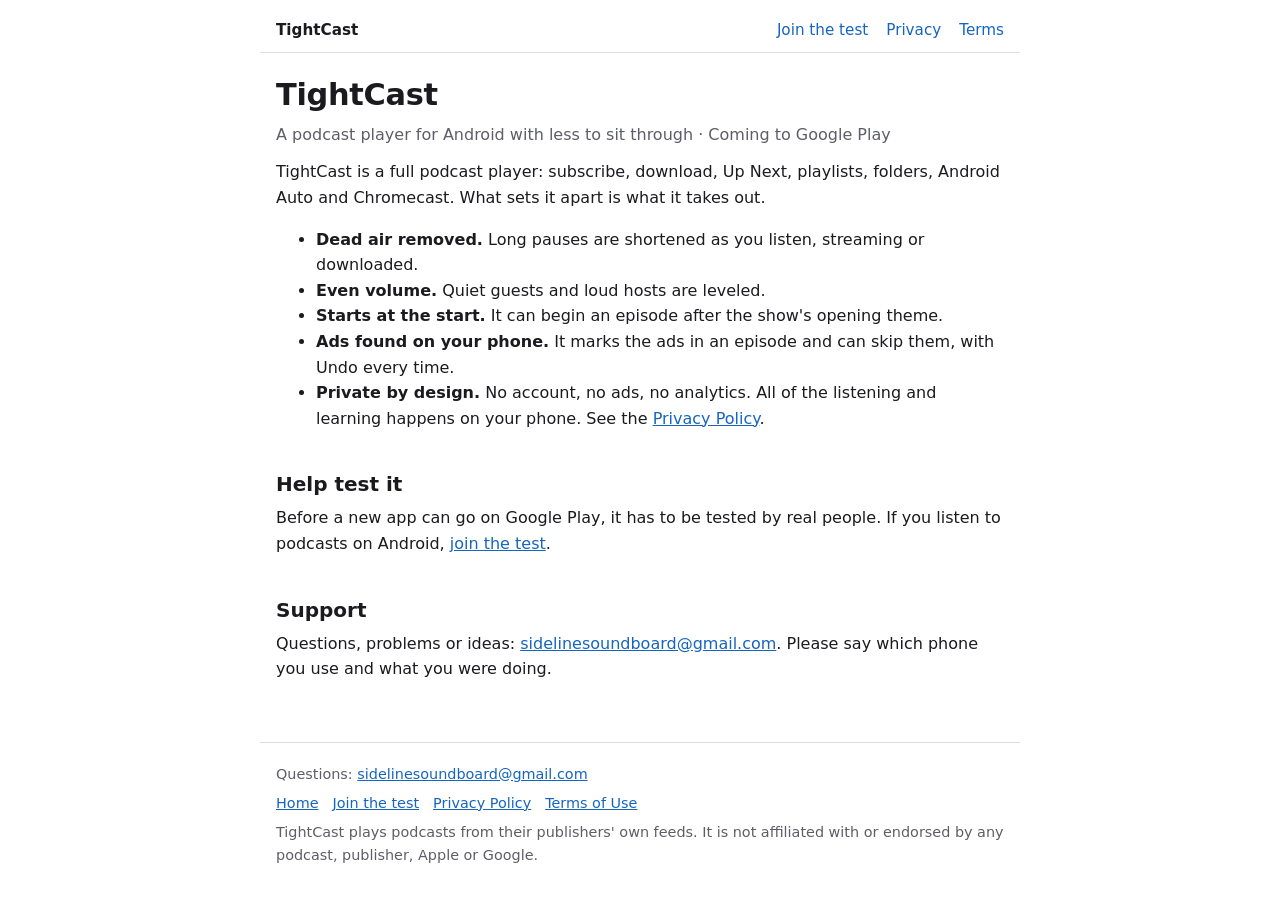
<file: index.html>
<!doctype html>
<html lang="en"><head><meta charset="utf-8"><meta name="viewport" content="width=device-width,initial-scale=1">
<title>TightCast – a podcast player with less to sit through</title>
<meta name="description" content="TightCast is an Android podcast player that shortens dead air, levels volume and finds ads on your phone. No accounts, no ads, no analytics.">
<link rel="canonical" href="https://frostcall.github.io/tightcast/">
<meta property="og:type" content="website">
<meta property="og:site_name" content="TightCast">
<meta property="og:title" content="TightCast – a podcast player with less to sit through">
<meta property="og:description" content="TightCast is an Android podcast player that shortens dead air, levels volume and finds ads on your phone. No accounts, no ads, no analytics.">
<meta property="og:url" content="https://frostcall.github.io/tightcast/">
<link rel="stylesheet" href="style.css"></head>
<body>
<nav class="site-nav" aria-label="Site">
  <a class="brand" href="./">TightCast</a>
  <a href="testers">Join the test</a>
  <a href="privacy">Privacy</a>
  <a href="terms">Terms</a>
</nav>
<main>
<h1>TightCast</h1>
<p class="muted">A podcast player for Android with less to sit through · Coming to Google Play</p>

<p>TightCast is a full podcast player: subscribe, download, Up Next, playlists, folders, Android Auto and Chromecast. What sets it apart is what it takes out.</p>
<ul>
<li><b>Dead air removed.</b> Long pauses are shortened as you listen, streaming or downloaded.</li>
<li><b>Even volume.</b> Quiet guests and loud hosts are leveled.</li>
<li><b>Starts at the start.</b> It can begin an episode after the show's opening theme.</li>
<li><b>Ads found on your phone.</b> It marks the ads in an episode and can skip them, with Undo every time.</li>
<li><b>Private by design.</b> No account, no ads, no analytics. All of the listening and learning happens on your phone. See the <a href="privacy">Privacy Policy</a>.</li>
</ul>

<h2>Help test it</h2>
<p>Before a new app can go on Google Play, it has to be tested by real people. If you listen to podcasts on Android, <a href="testers">join the test</a>.</p>

<h2>Support</h2>
<p>Questions, problems or ideas: <a href="mailto:sidelinesoundboard@gmail.com?subject=TightCast">sidelinesoundboard@gmail.com</a>. Please say which phone you use and what you were doing.</p>
</main>

<footer class="site-footer">
  <p>Questions: <a href="mailto:sidelinesoundboard@gmail.com">sidelinesoundboard@gmail.com</a></p>
  <p><a href="./">Home</a><a href="testers">Join the test</a><a href="privacy">Privacy Policy</a><a href="terms">Terms of Use</a></p>
  <p>TightCast plays podcasts from their publishers' own feeds. It is not affiliated with or endorsed by any podcast, publisher, Apple or Google.</p>
</footer>
</body></html>
</file>
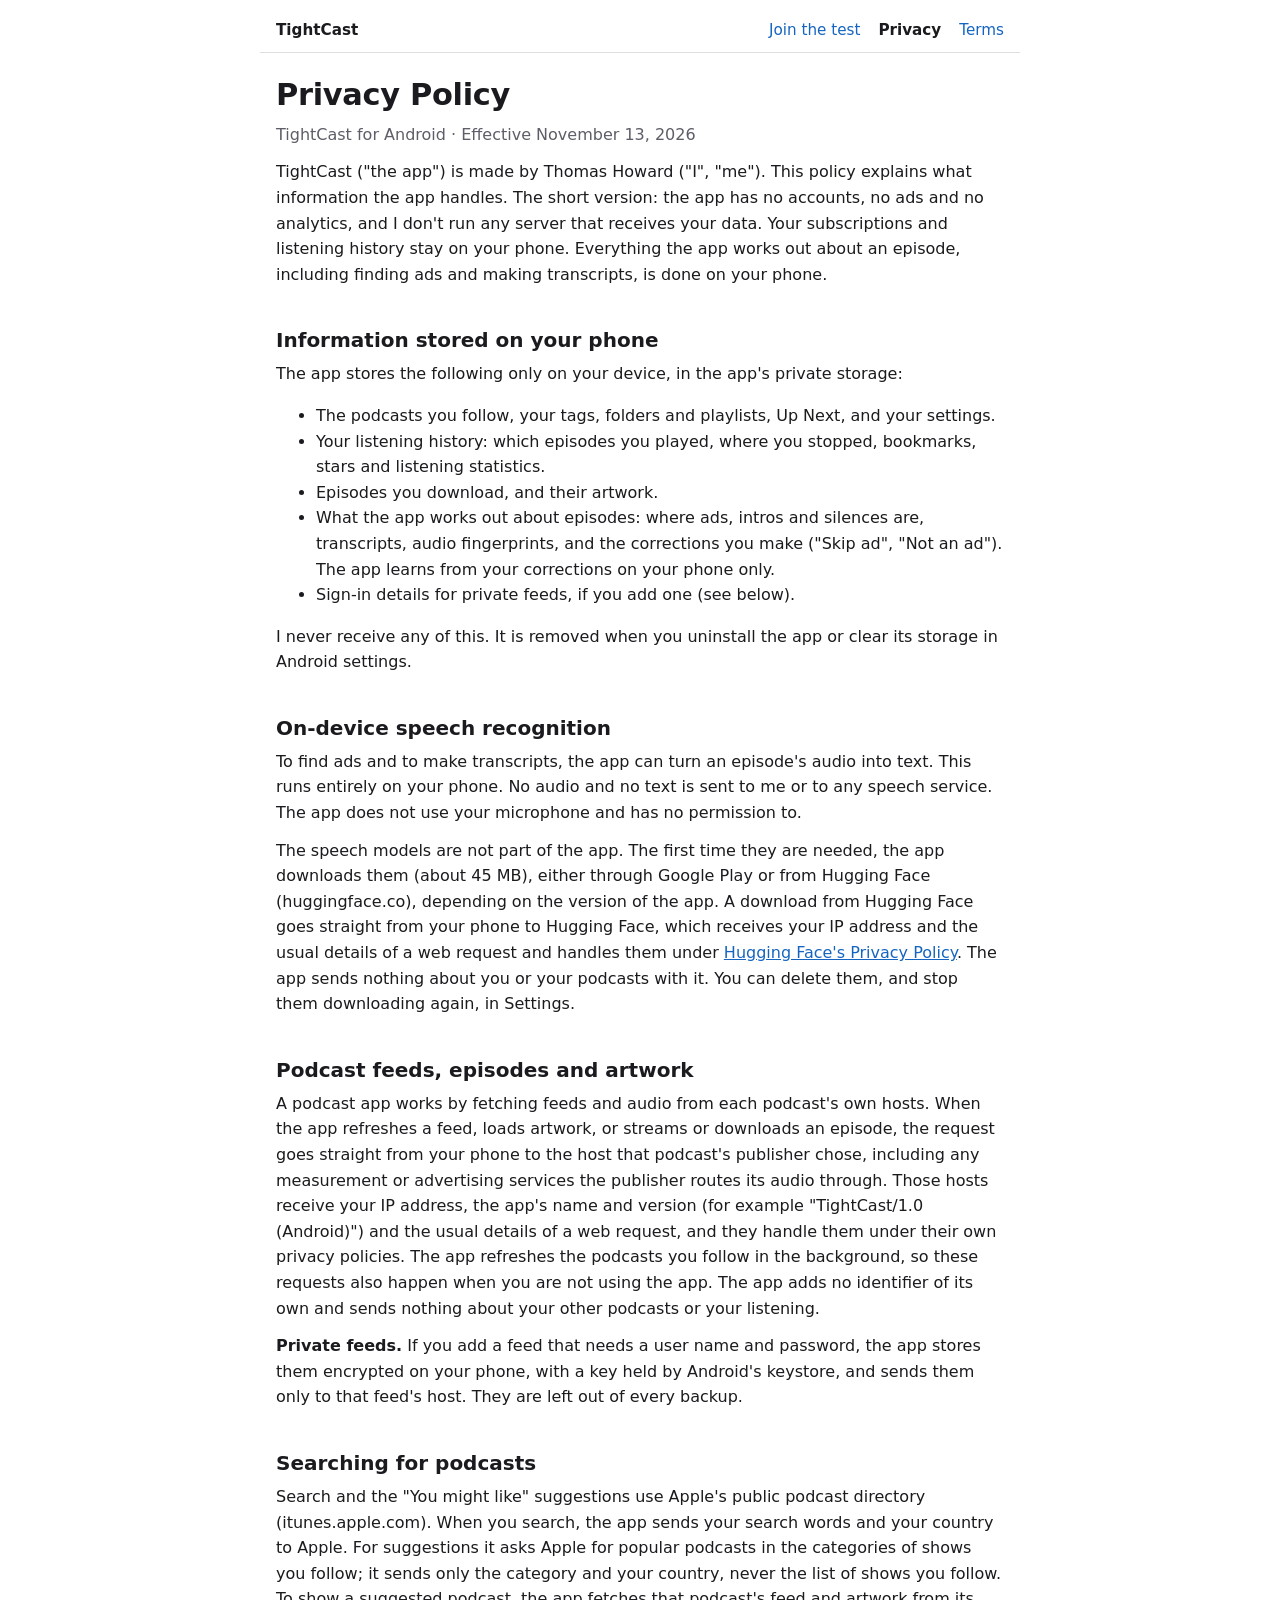
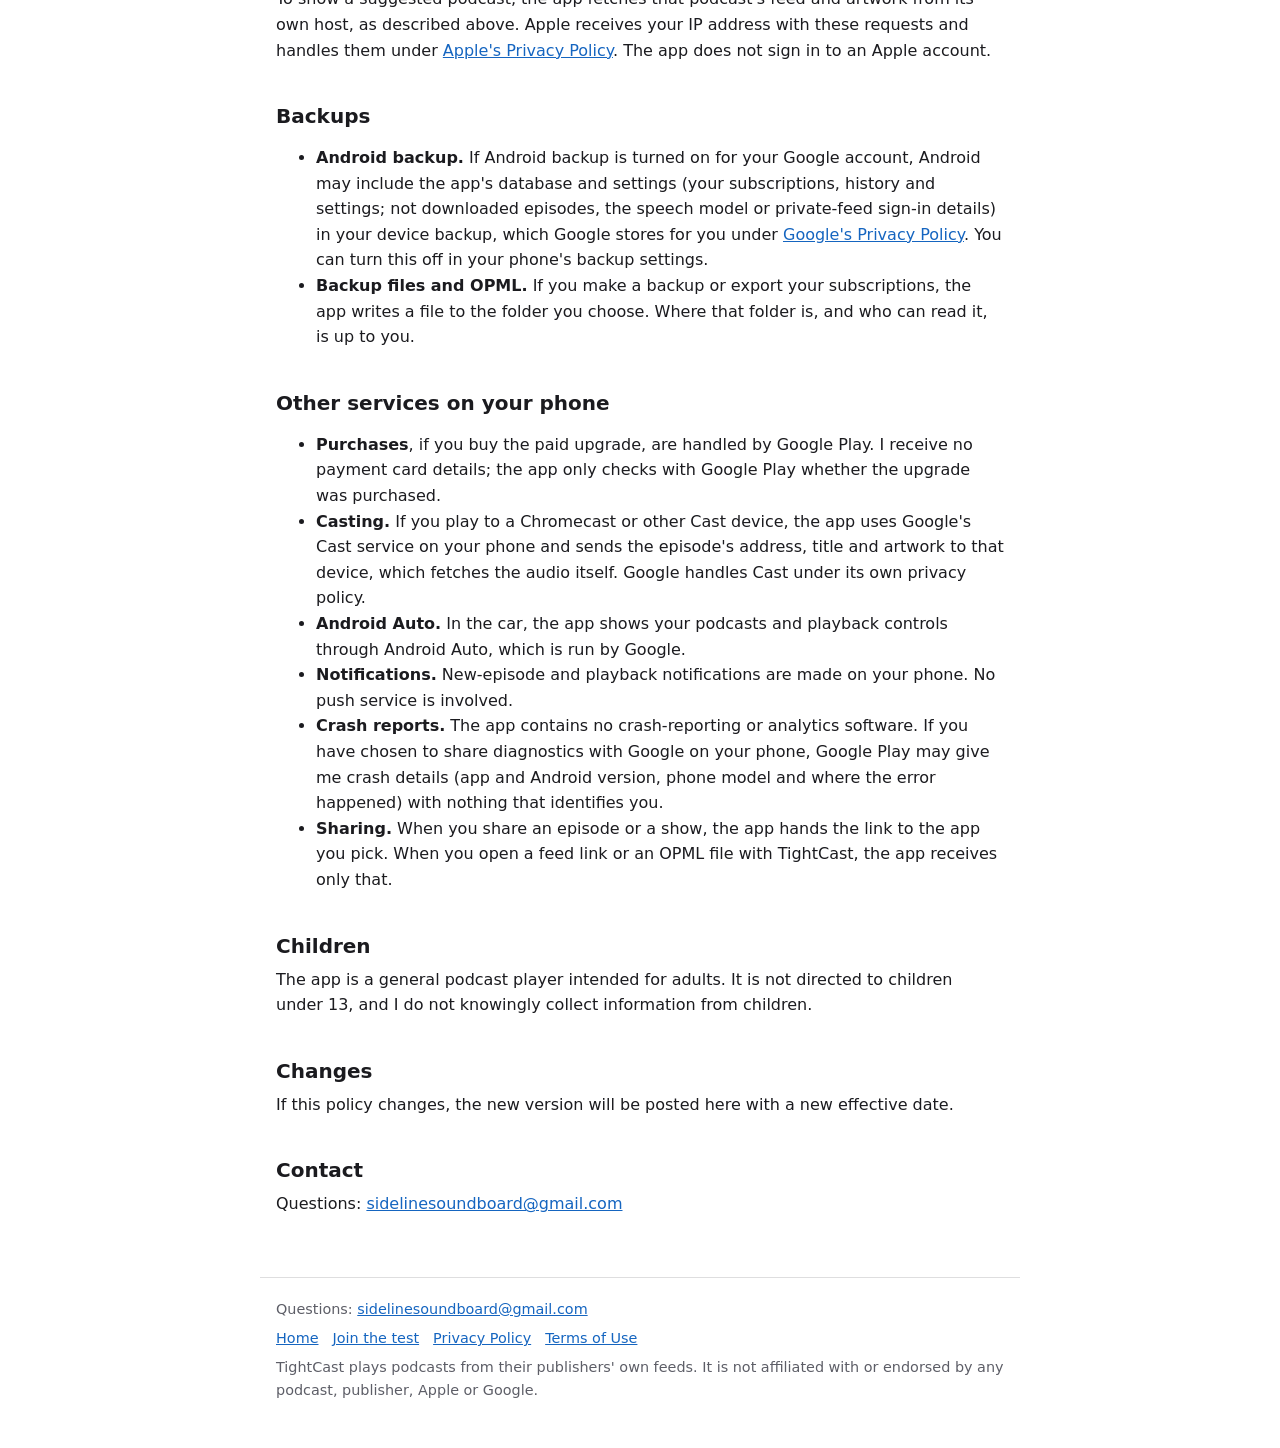
<file: privacy.html>
<!doctype html>
<html lang="en"><head><meta charset="utf-8"><meta name="viewport" content="width=device-width,initial-scale=1">
<title>Privacy Policy – TightCast</title>
<meta name="description" content="Privacy Policy for TightCast for Android: no accounts, no ads, no analytics. What the app stores on your phone and which hosts it contacts.">
<link rel="canonical" href="https://frostcall.github.io/tightcast/privacy">
<meta property="og:type" content="website">
<meta property="og:site_name" content="TightCast">
<meta property="og:title" content="Privacy Policy – TightCast">
<meta property="og:description" content="Privacy Policy for TightCast for Android: no accounts, no ads, no analytics. What the app stores on your phone and which hosts it contacts.">
<meta property="og:url" content="https://frostcall.github.io/tightcast/privacy">
<link rel="stylesheet" href="style.css"></head>
<body>
<nav class="site-nav" aria-label="Site">
  <a class="brand" href="./">TightCast</a>
  <a href="testers">Join the test</a>
  <a href="privacy" aria-current="page">Privacy</a>
  <a href="terms">Terms</a>
</nav>
<main>
<h1>Privacy Policy</h1>
<p class="muted">TightCast for Android · Effective November 13, 2026</p>

<p>TightCast ("the app") is made by Thomas Howard ("I", "me"). This policy explains what information the app handles. The short version: the app has no accounts, no ads and no analytics, and I don't run any server that receives your data. Your subscriptions and listening history stay on your phone. Everything the app works out about an episode, including finding ads and making transcripts, is done on your phone.</p>

<h2>Information stored on your phone</h2>
<p>The app stores the following only on your device, in the app's private storage:</p>
<ul>
<li>The podcasts you follow, your tags, folders and playlists, Up Next, and your settings.</li>
<li>Your listening history: which episodes you played, where you stopped, bookmarks, stars and listening statistics.</li>
<li>Episodes you download, and their artwork.</li>
<li>What the app works out about episodes: where ads, intros and silences are, transcripts, audio fingerprints, and the corrections you make ("Skip ad", "Not an ad"). The app learns from your corrections on your phone only.</li>
<li>Sign-in details for private feeds, if you add one (see below).</li>
</ul>
<p>I never receive any of this. It is removed when you uninstall the app or clear its storage in Android settings.</p>

<h2>On-device speech recognition</h2>
<p>To find ads and to make transcripts, the app can turn an episode's audio into text. This runs entirely on your phone. No audio and no text is sent to me or to any speech service. The app does not use your microphone and has no permission to.</p>
<p>The speech models are not part of the app. The first time they are needed, the app downloads them (about 45 MB), either through Google Play or from Hugging Face (huggingface.co), depending on the version of the app. A download from Hugging Face goes straight from your phone to Hugging Face, which receives your IP address and the usual details of a web request and handles them under <a href="https://huggingface.co/privacy">Hugging Face's Privacy Policy</a>. The app sends nothing about you or your podcasts with it. You can delete them, and stop them downloading again, in Settings.</p>

<h2>Podcast feeds, episodes and artwork</h2>
<p>A podcast app works by fetching feeds and audio from each podcast's own hosts. When the app refreshes a feed, loads artwork, or streams or downloads an episode, the request goes straight from your phone to the host that podcast's publisher chose, including any measurement or advertising services the publisher routes its audio through. Those hosts receive your IP address, the app's name and version (for example "TightCast/1.0 (Android)") and the usual details of a web request, and they handle them under their own privacy policies. The app refreshes the podcasts you follow in the background, so these requests also happen when you are not using the app. The app adds no identifier of its own and sends nothing about your other podcasts or your listening.</p>
<p><b>Private feeds.</b> If you add a feed that needs a user name and password, the app stores them encrypted on your phone, with a key held by Android's keystore, and sends them only to that feed's host. They are left out of every backup.</p>

<h2>Searching for podcasts</h2>
<p>Search and the "You might like" suggestions use Apple's public podcast directory (itunes.apple.com). When you search, the app sends your search words and your country to Apple. For suggestions it asks Apple for popular podcasts in the categories of shows you follow; it sends only the category and your country, never the list of shows you follow. To show a suggested podcast, the app fetches that podcast's feed and artwork from its own host, as described above. Apple receives your IP address with these requests and handles them under <a href="https://www.apple.com/legal/privacy/">Apple's Privacy Policy</a>. The app does not sign in to an Apple account.</p>

<h2>Backups</h2>
<ul>
<li><b>Android backup.</b> If Android backup is turned on for your Google account, Android may include the app's database and settings (your subscriptions, history and settings; not downloaded episodes, the speech model or private-feed sign-in details) in your device backup, which Google stores for you under <a href="https://policies.google.com/privacy">Google's Privacy Policy</a>. You can turn this off in your phone's backup settings.</li>
<li><b>Backup files and OPML.</b> If you make a backup or export your subscriptions, the app writes a file to the folder you choose. Where that folder is, and who can read it, is up to you.</li>
</ul>

<h2>Other services on your phone</h2>
<ul>
<li><b>Purchases</b>, if you buy the paid upgrade, are handled by Google Play. I receive no payment card details; the app only checks with Google Play whether the upgrade was purchased.</li>
<li><b>Casting.</b> If you play to a Chromecast or other Cast device, the app uses Google's Cast service on your phone and sends the episode's address, title and artwork to that device, which fetches the audio itself. Google handles Cast under its own privacy policy.</li>
<li><b>Android Auto.</b> In the car, the app shows your podcasts and playback controls through Android Auto, which is run by Google.</li>
<li><b>Notifications.</b> New-episode and playback notifications are made on your phone. No push service is involved.</li>
<li><b>Crash reports.</b> The app contains no crash-reporting or analytics software. If you have chosen to share diagnostics with Google on your phone, Google Play may give me crash details (app and Android version, phone model and where the error happened) with nothing that identifies you.</li>
<li><b>Sharing.</b> When you share an episode or a show, the app hands the link to the app you pick. When you open a feed link or an OPML file with TightCast, the app receives only that.</li>
</ul>

<h2>Children</h2>
<p>The app is a general podcast player intended for adults. It is not directed to children under 13, and I do not knowingly collect information from children.</p>

<h2>Changes</h2>
<p>If this policy changes, the new version will be posted here with a new effective date.</p>

<h2>Contact</h2>
<p>Questions: <a href="mailto:sidelinesoundboard@gmail.com">sidelinesoundboard@gmail.com</a></p>
</main>

<footer class="site-footer">
  <p>Questions: <a href="mailto:sidelinesoundboard@gmail.com">sidelinesoundboard@gmail.com</a></p>
  <p><a href="./">Home</a><a href="testers">Join the test</a><a href="privacy">Privacy Policy</a><a href="terms">Terms of Use</a></p>
  <p>TightCast plays podcasts from their publishers' own feeds. It is not affiliated with or endorsed by any podcast, publisher, Apple or Google.</p>
</footer>
</body></html>
</file>
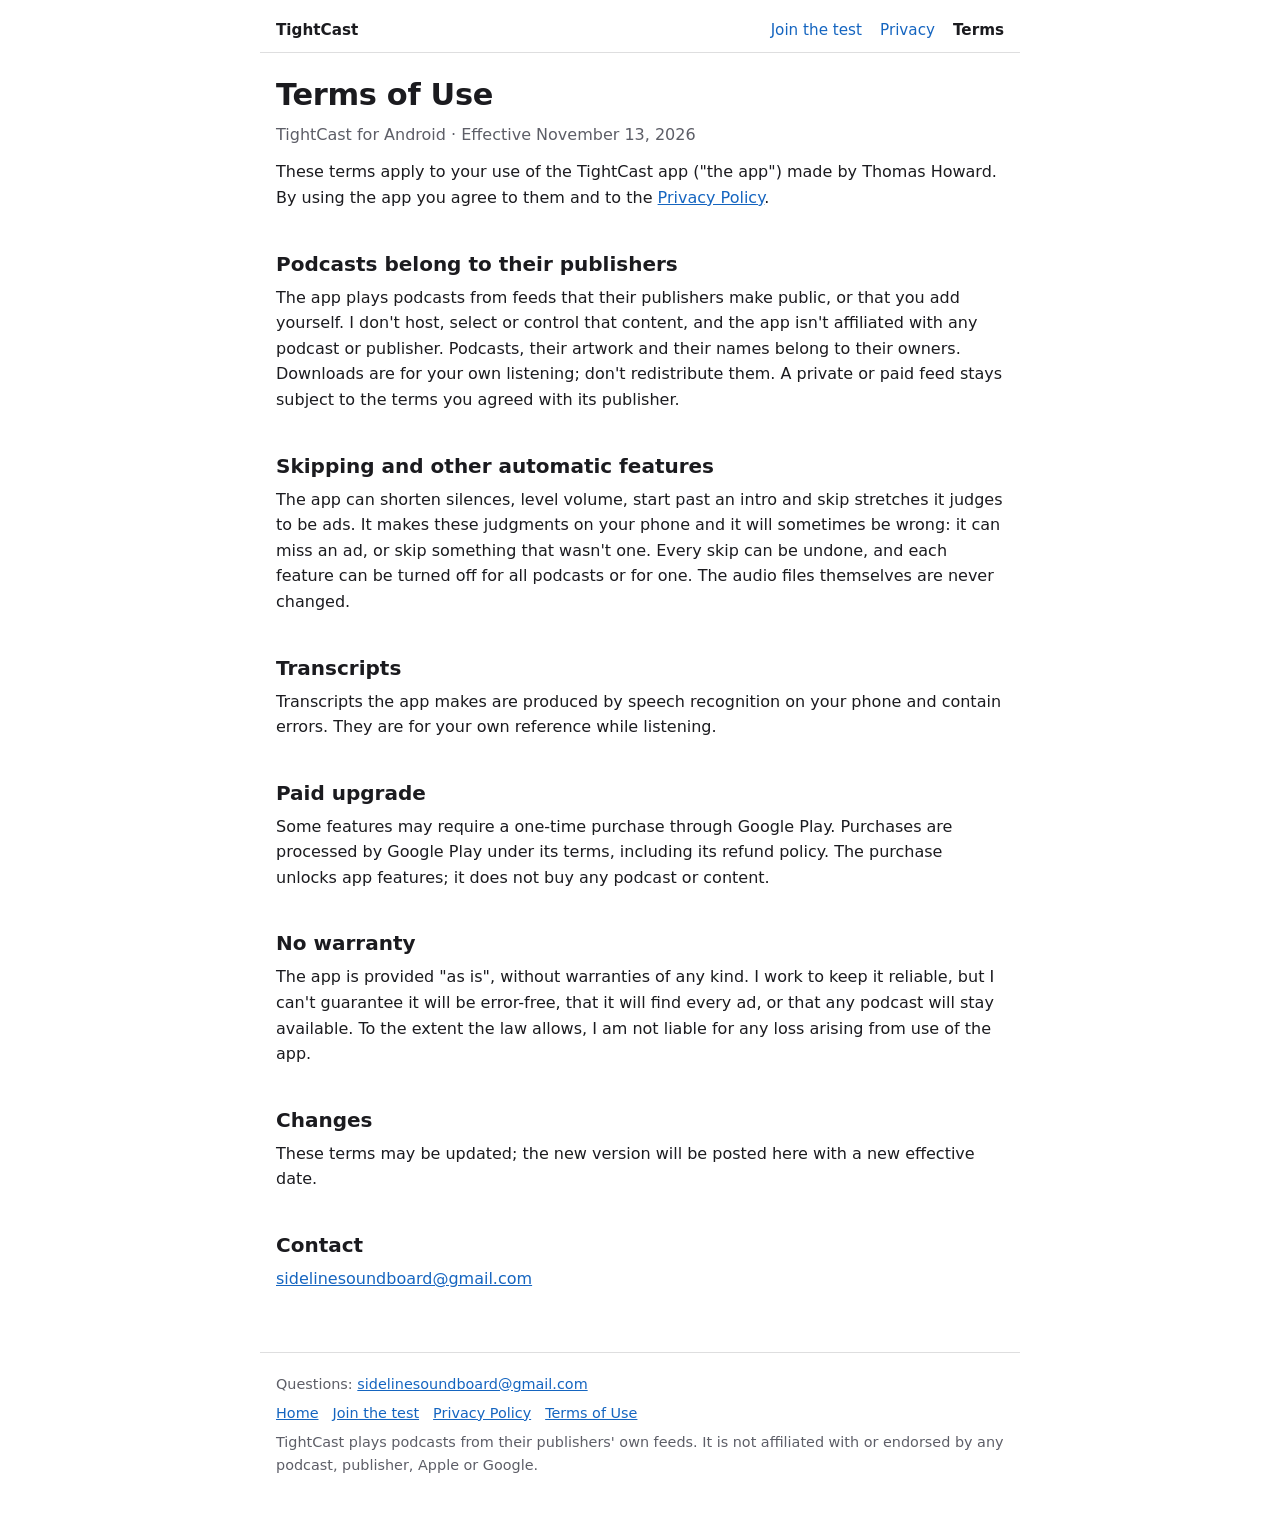
<file: terms.html>
<!doctype html>
<html lang="en"><head><meta charset="utf-8"><meta name="viewport" content="width=device-width,initial-scale=1">
<title>Terms of Use – TightCast</title>
<meta name="description" content="Terms of Use for TightCast, a podcast player for Android.">
<link rel="canonical" href="https://frostcall.github.io/tightcast/terms">
<meta property="og:type" content="website">
<meta property="og:site_name" content="TightCast">
<meta property="og:title" content="Terms of Use – TightCast">
<meta property="og:description" content="Terms of Use for TightCast, a podcast player for Android.">
<meta property="og:url" content="https://frostcall.github.io/tightcast/terms">
<link rel="stylesheet" href="style.css"></head>
<body>
<nav class="site-nav" aria-label="Site">
  <a class="brand" href="./">TightCast</a>
  <a href="testers">Join the test</a>
  <a href="privacy">Privacy</a>
  <a href="terms" aria-current="page">Terms</a>
</nav>
<main>
<h1>Terms of Use</h1>
<p class="muted">TightCast for Android · Effective November 13, 2026</p>

<p>These terms apply to your use of the TightCast app ("the app") made by Thomas Howard. By using the app you agree to them and to the <a href="privacy">Privacy Policy</a>.</p>

<h2>Podcasts belong to their publishers</h2>
<p>The app plays podcasts from feeds that their publishers make public, or that you add yourself. I don't host, select or control that content, and the app isn't affiliated with any podcast or publisher. Podcasts, their artwork and their names belong to their owners. Downloads are for your own listening; don't redistribute them. A private or paid feed stays subject to the terms you agreed with its publisher.</p>

<h2>Skipping and other automatic features</h2>
<p>The app can shorten silences, level volume, start past an intro and skip stretches it judges to be ads. It makes these judgments on your phone and it will sometimes be wrong: it can miss an ad, or skip something that wasn't one. Every skip can be undone, and each feature can be turned off for all podcasts or for one. The audio files themselves are never changed.</p>

<h2>Transcripts</h2>
<p>Transcripts the app makes are produced by speech recognition on your phone and contain errors. They are for your own reference while listening.</p>

<h2>Paid upgrade</h2>
<p>Some features may require a one-time purchase through Google Play. Purchases are processed by Google Play under its terms, including its refund policy. The purchase unlocks app features; it does not buy any podcast or content.</p>

<h2>No warranty</h2>
<p>The app is provided "as is", without warranties of any kind. I work to keep it reliable, but I can't guarantee it will be error-free, that it will find every ad, or that any podcast will stay available. To the extent the law allows, I am not liable for any loss arising from use of the app.</p>

<h2>Changes</h2>
<p>These terms may be updated; the new version will be posted here with a new effective date.</p>

<h2>Contact</h2>
<p><a href="mailto:sidelinesoundboard@gmail.com">sidelinesoundboard@gmail.com</a></p>
</main>

<footer class="site-footer">
  <p>Questions: <a href="mailto:sidelinesoundboard@gmail.com">sidelinesoundboard@gmail.com</a></p>
  <p><a href="./">Home</a><a href="testers">Join the test</a><a href="privacy">Privacy Policy</a><a href="terms">Terms of Use</a></p>
  <p>TightCast plays podcasts from their publishers' own feeds. It is not affiliated with or endorsed by any podcast, publisher, Apple or Google.</p>
</footer>
</body></html>
</file>
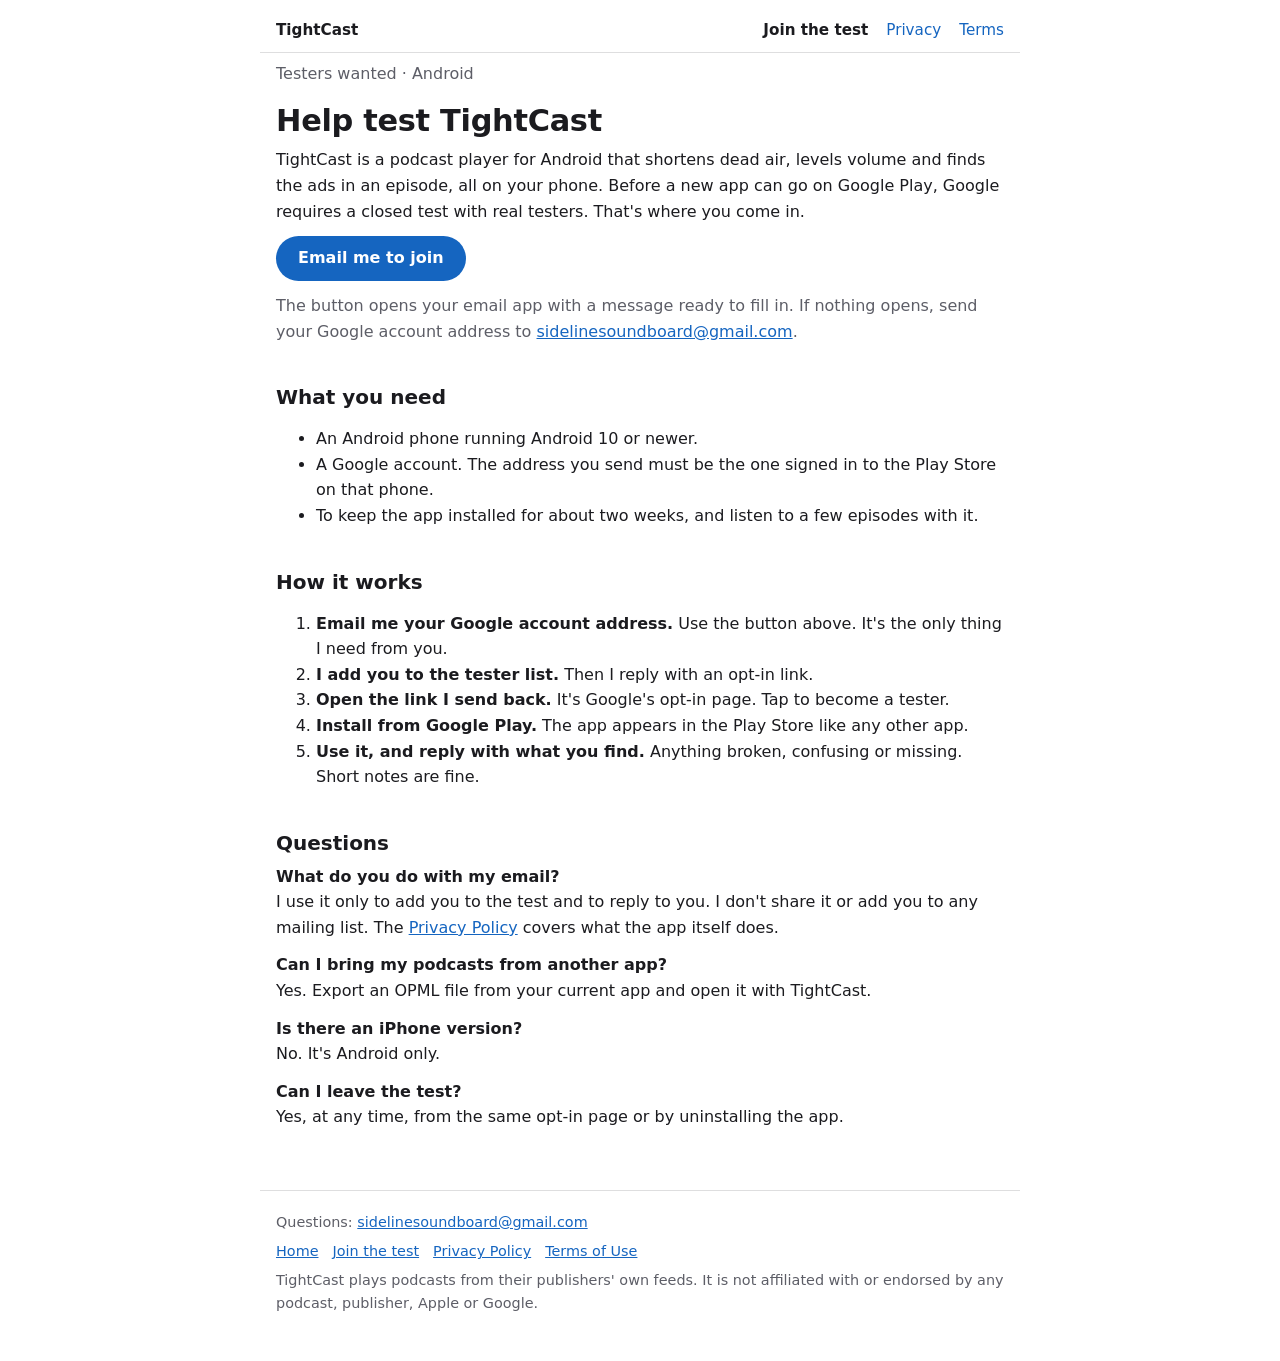
<file: testers.html>
<!doctype html>
<html lang="en"><head><meta charset="utf-8"><meta name="viewport" content="width=device-width,initial-scale=1">
<title>Help test TightCast</title>
<meta name="description" content="Join the closed test of TightCast, a podcast player for Android.">
<link rel="canonical" href="https://frostcall.github.io/tightcast/testers">
<meta property="og:type" content="website">
<meta property="og:site_name" content="TightCast">
<meta property="og:title" content="Help test TightCast">
<meta property="og:description" content="Join the closed test of TightCast, a podcast player for Android.">
<meta property="og:url" content="https://frostcall.github.io/tightcast/testers">
<link rel="stylesheet" href="style.css"></head>
<body>
<nav class="site-nav" aria-label="Site">
  <a class="brand" href="./">TightCast</a>
  <a href="testers" aria-current="page">Join the test</a>
  <a href="privacy">Privacy</a>
  <a href="terms">Terms</a>
</nav>
<main>
<p class="muted">Testers wanted · Android</p>
<h1>Help test TightCast</h1>
<p>TightCast is a podcast player for Android that shortens dead air, levels volume and finds the ads in an episode, all on your phone. Before a new app can go on Google Play, Google requires a closed test with real testers. That's where you come in.</p>
<p><a class="cta" href="mailto:sidelinesoundboard@gmail.com?subject=TightCast%20tester&amp;body=Hi!%20Please%20add%20me%20to%20the%20TightCast%20test.%0D%0A%0D%0AMy%20Google%20account%20email%20(the%20one%20signed%20in%20to%20the%20Play%20Store%20on%20my%20Android%20phone)%3A%20%0D%0A%0D%0AMy%20phone%20model%20(optional)%3A%20">Email me to join</a></p>
<p class="muted">The button opens your email app with a message ready to fill in. If nothing opens, send your Google account address to <a href="mailto:sidelinesoundboard@gmail.com">sidelinesoundboard@gmail.com</a>.</p>

<h2>What you need</h2>
<ul>
<li>An Android phone running Android 10 or newer.</li>
<li>A Google account. The address you send must be the one signed in to the Play Store on that phone.</li>
<li>To keep the app installed for about two weeks, and listen to a few episodes with it.</li>
</ul>

<h2>How it works</h2>
<ol>
<li><b>Email me your Google account address.</b> Use the button above. It's the only thing I need from you.</li>
<li><b>I add you to the tester list.</b> Then I reply with an opt-in link.</li>
<li><b>Open the link I send back.</b> It's Google's opt-in page. Tap to become a tester.</li>
<li><b>Install from Google Play.</b> The app appears in the Play Store like any other app.</li>
<li><b>Use it, and reply with what you find.</b> Anything broken, confusing or missing. Short notes are fine.</li>
</ol>

<h2>Questions</h2>
<p><b>What do you do with my email?</b><br>I use it only to add you to the test and to reply to you. I don't share it or add you to any mailing list. The <a href="privacy">Privacy Policy</a> covers what the app itself does.</p>
<p><b>Can I bring my podcasts from another app?</b><br>Yes. Export an OPML file from your current app and open it with TightCast.</p>
<p><b>Is there an iPhone version?</b><br>No. It's Android only.</p>
<p><b>Can I leave the test?</b><br>Yes, at any time, from the same opt-in page or by uninstalling the app.</p>
</main>

<footer class="site-footer">
  <p>Questions: <a href="mailto:sidelinesoundboard@gmail.com">sidelinesoundboard@gmail.com</a></p>
  <p><a href="./">Home</a><a href="testers">Join the test</a><a href="privacy">Privacy Policy</a><a href="terms">Terms of Use</a></p>
  <p>TightCast plays podcasts from their publishers' own feeds. It is not affiliated with or endorsed by any podcast, publisher, Apple or Google.</p>
</footer>
</body></html>
</file>
<file: style.css>
:root {
  --bg:#ffffff; --fg:#1b1b1f; --muted:#5d5e67; --accent:#1565c0; --on-accent:#ffffff;
  --surface:#f3f4f8; --line:rgba(27,27,31,.14); --shot-line:rgba(27,27,31,.18);
}
@media (prefers-color-scheme: dark) {
  :root {
    --bg:#121316; --fg:#e4e2e6; --muted:#a9a9b3; --accent:#90caf9; --on-accent:#0b1a2b;
    --surface:#1c1d22; --line:rgba(228,226,230,.14); --shot-line:rgba(228,226,230,.16);
  }
}
* { box-sizing:border-box; }
html { -webkit-text-size-adjust:100%; }
body { margin:0; background:var(--bg); color:var(--fg); font:16px/1.6 system-ui,-apple-system,"Segoe UI",Roboto,sans-serif; overflow-wrap:break-word; }
main, .site-nav, .site-footer { max-width:760px; margin:0 auto; padding-left:16px; padding-right:16px; }
main { padding-top:8px; padding-bottom:48px; }
a { color:var(--accent); }
h1 { font-size:1.9rem; line-height:1.2; margin:16px 0 8px; letter-spacing:-.01em; }
h2 { font-size:1.25rem; line-height:1.3; margin:40px 0 8px; }
h3 { font-size:1.05rem; line-height:1.3; margin:0 0 6px; }
p { margin:0 0 12px; }
.muted { color:var(--muted); }

/* Nav */
.site-nav { display:flex; flex-wrap:wrap; align-items:center; gap:4px 18px; padding-top:18px; padding-bottom:10px; border-bottom:1px solid var(--line); }
.site-nav a { text-decoration:none; font-size:.95rem; }
.site-nav a:hover { text-decoration:underline; }
.site-nav .brand { font-weight:700; color:var(--fg); margin-right:auto; }
.site-nav a[aria-current="page"] { color:var(--fg); font-weight:600; }
@media (max-width:480px) { .site-nav .brand { flex-basis:100%; } }

/* Buttons */
.cta { display:inline-block; background:var(--accent); color:var(--on-accent); padding:12px 22px; border-radius:999px; font-weight:600; text-decoration:none; line-height:1.3; }
.cta:hover { filter:brightness(1.08); }
.cta:focus-visible, .btn-secondary:focus-visible { outline:3px solid var(--accent); outline-offset:3px; }
.btn-secondary { display:inline-block; padding:11px 20px; border-radius:999px; border:1.5px solid var(--accent); color:var(--accent); font-weight:600; text-decoration:none; line-height:1.3; }
.actions { display:flex; flex-wrap:wrap; gap:10px 12px; align-items:center; margin:18px 0 8px; }
.small { font-size:.9rem; color:var(--muted); }

/* Hero */
.hero { padding-top:12px; }
.badge { display:inline-block; font-size:.8rem; font-weight:600; letter-spacing:.02em; color:var(--accent); background:var(--surface); border:1px solid var(--line); border-radius:999px; padding:3px 12px; margin-top:12px; }
.lede { font-size:1.12rem; }
.hero-shot { margin:24px 0 0; }

/* Screenshots */
img.shot { display:block; max-width:100%; height:auto; border-radius:12px; border:1px solid var(--shot-line); background:#131316; }
figure { margin:0; }
figcaption { color:var(--muted); font-size:.88rem; margin-top:6px; }

/* Feature blocks */
.features { margin-top:8px; }
.feature { display:grid; grid-template-columns:1fr 260px; gap:28px; align-items:center; padding:28px 0; border-top:1px solid var(--line); }
.feature:first-child { border-top:0; }
.feature:nth-child(even) { grid-template-columns:260px 1fr; }
.feature:nth-child(even) figure { order:-1; }
.feature p:last-child { margin-bottom:0; }
@media (max-width:640px) {
  .feature, .feature:nth-child(even) { grid-template-columns:1fr; gap:14px; padding:24px 0; }
  .feature figure, .feature:nth-child(even) figure { order:0; max-width:320px; }
}

/* Panels */
.panel { background:var(--surface); border:1px solid var(--line); border-radius:16px; padding:20px; margin:24px 0; }
.panel h2 { margin-top:0; }
.panel p:last-child { margin-bottom:0; }

/* Checklist */
ul.needs { list-style:none; padding:0; margin:12px 0 0; display:grid; gap:10px; }
ul.needs li { position:relative; padding-left:30px; }
ul.needs li::before { content:"✓"; position:absolute; left:4px; top:0; color:var(--accent); font-weight:700; }

/* Steps */
ol.steps { list-style:none; counter-reset:step; padding:0; margin:16px 0 0; }
ol.steps li { counter-increment:step; position:relative; padding:0 0 18px 48px; }
ol.steps li::before { content:counter(step); position:absolute; left:0; top:0; width:32px; height:32px; border-radius:50%; background:var(--accent); color:var(--on-accent); font-weight:700; display:flex; align-items:center; justify-content:center; font-size:.95rem; }
ol.steps li:not(:last-child)::after { content:""; position:absolute; left:15px; top:36px; bottom:4px; width:2px; background:var(--line); }
ol.steps strong { display:block; }

/* Screenshot pair */
.shots { display:grid; grid-template-columns:repeat(2,minmax(0,1fr)); gap:12px; align-items:start; margin-top:16px; max-width:560px; }

/* FAQ */
.faq dt { font-weight:600; margin-top:16px; }
.faq dd { margin:4px 0 0; }

.note { border-left:3px solid var(--accent); padding:2px 12px; color:var(--muted); }

/* Status and tier labels */
.pill { display:inline-block; vertical-align:middle; font-size:.72rem; font-weight:700; letter-spacing:.03em; text-transform:uppercase; line-height:1; padding:4px 8px; border-radius:999px; margin-left:6px; white-space:nowrap; }
.pill.testing { color:#7a4a00; background:#fff1d6; border:1px solid #e9c77f; }
.pill.pro { color:var(--accent); background:var(--surface); border:1px solid var(--line); }
@media (prefers-color-scheme: dark) { .pill.testing { color:#ffd48a; background:#3a2a0c; border-color:#6b4d16; } }
h2 .pill, h3 .pill { position:relative; top:-2px; }

/* Also-in-the-app list */
ul.also { padding-left:1.2em; margin:8px 0 0; }
ul.also li { margin:6px 0; }

/* Free vs Pro table */
.tiers { width:100%; border-collapse:collapse; margin-top:16px; font-size:.94rem; }
.tiers caption { text-align:left; color:var(--muted); font-size:.88rem; padding-bottom:8px; }
.tiers th, .tiers td { padding:9px 8px; border-bottom:1px solid var(--line); vertical-align:top; text-align:left; }
.tiers thead th { font-size:.85rem; text-transform:uppercase; letter-spacing:.04em; color:var(--muted); border-bottom:2px solid var(--line); }
.tiers td.t, .tiers th.t { text-align:center; width:84px; }
.tiers tbody th[colspan] { font-size:.9rem; color:var(--fg); background:var(--surface); padding-top:10px; }
.tiers tbody th[scope="row"] { font-weight:400; }
.tiers .yes { color:var(--accent); font-weight:700; }
.tiers .no { color:var(--muted); }
.tiers .pill { margin-left:4px; }
@media (max-width:480px) { .tiers { font-size:.88rem; } .tiers td.t, .tiers th.t { width:64px; padding-left:4px; padding-right:4px; } .tiers th, .tiers td { padding-left:4px; padding-right:4px; } }

/* Footer */
.site-footer { padding-top:20px; padding-bottom:40px; border-top:1px solid var(--line); font-size:.9rem; color:var(--muted); }
.site-footer p { margin:0 0 6px; }
.site-footer a { margin-right:14px; }
</file>
